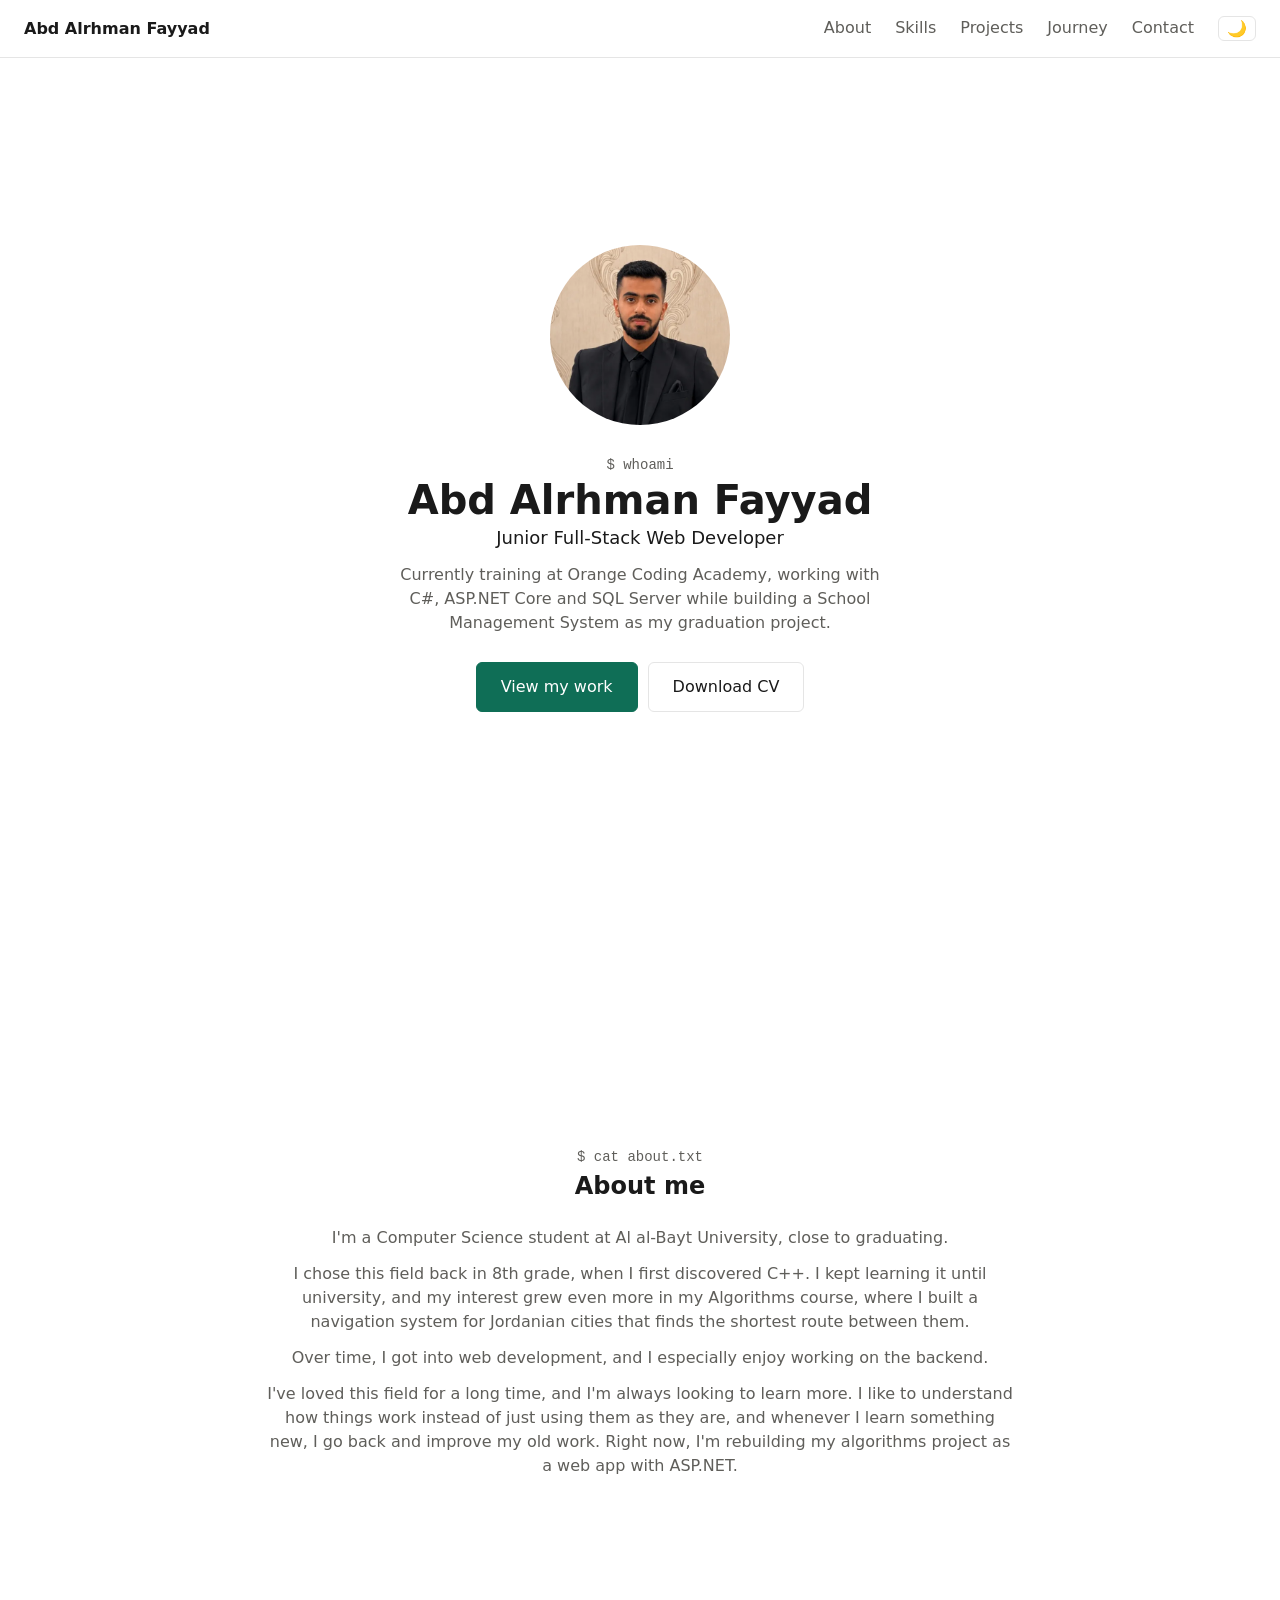
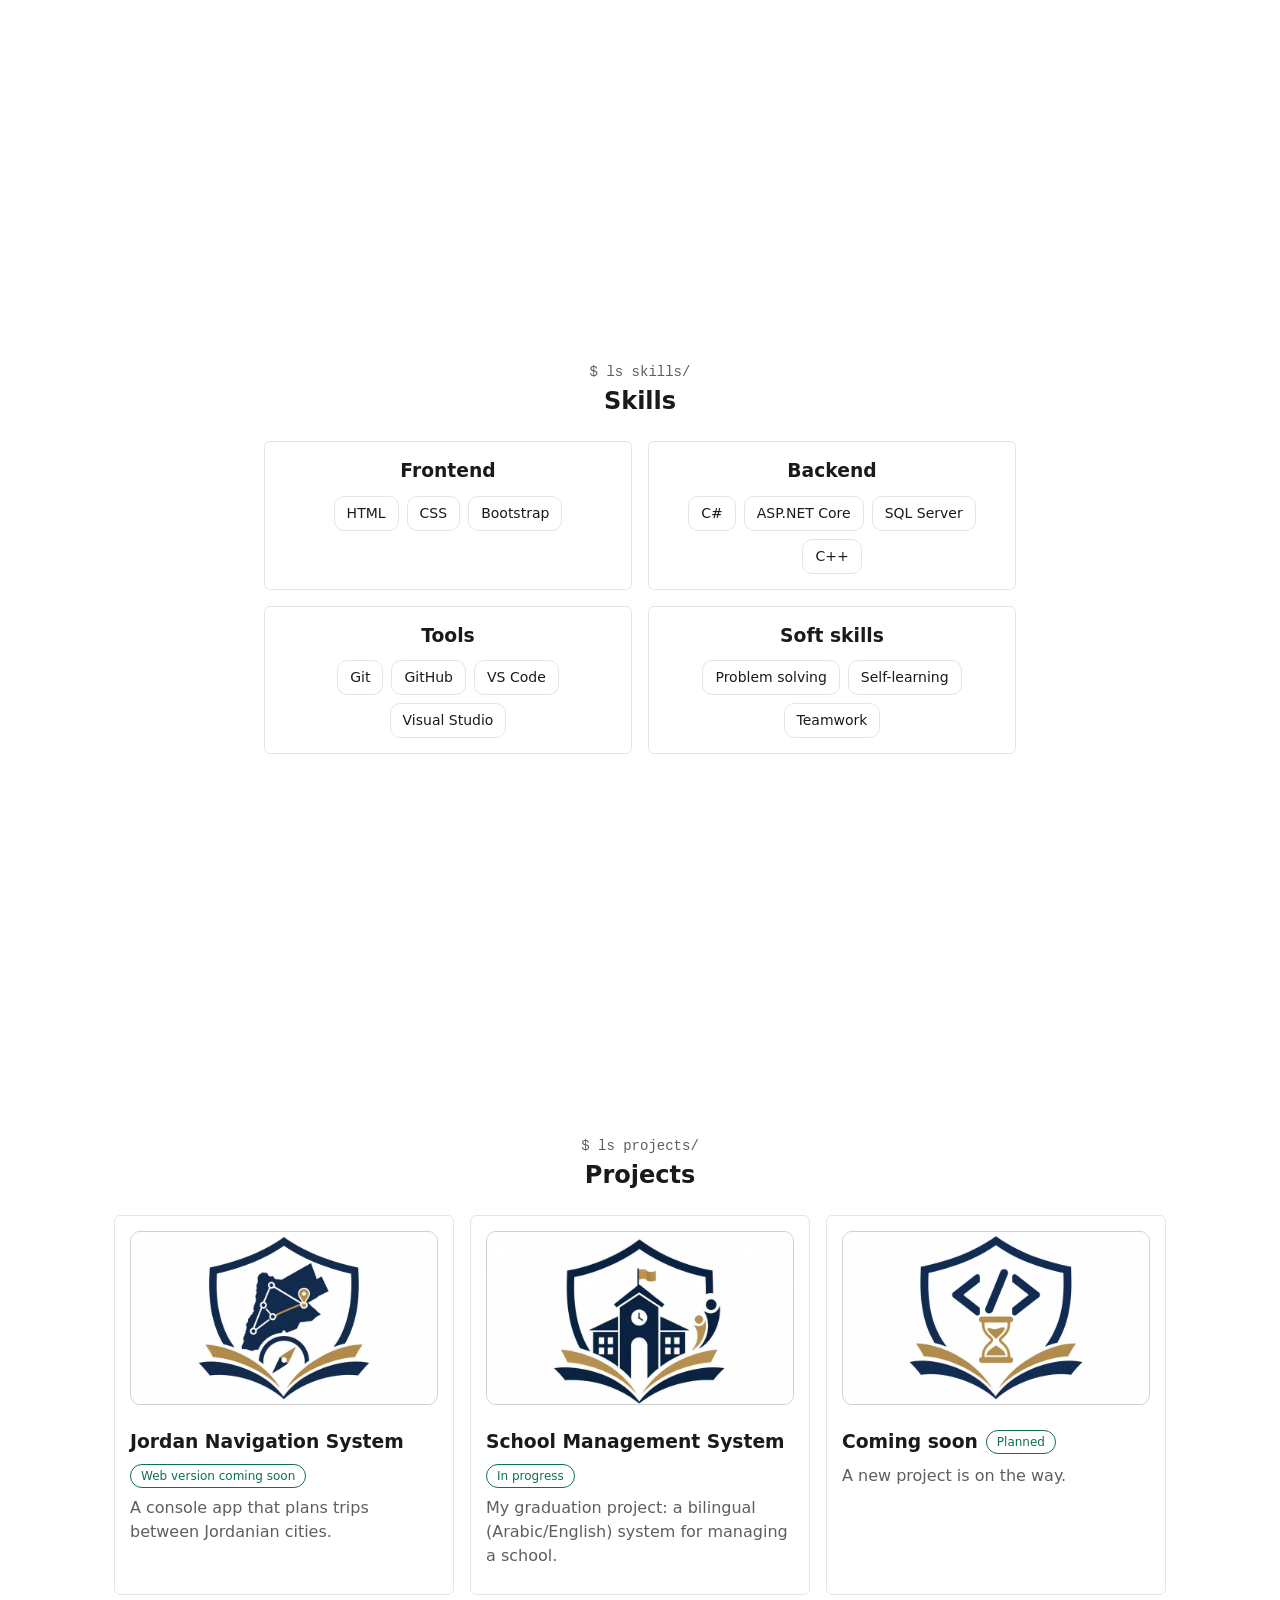
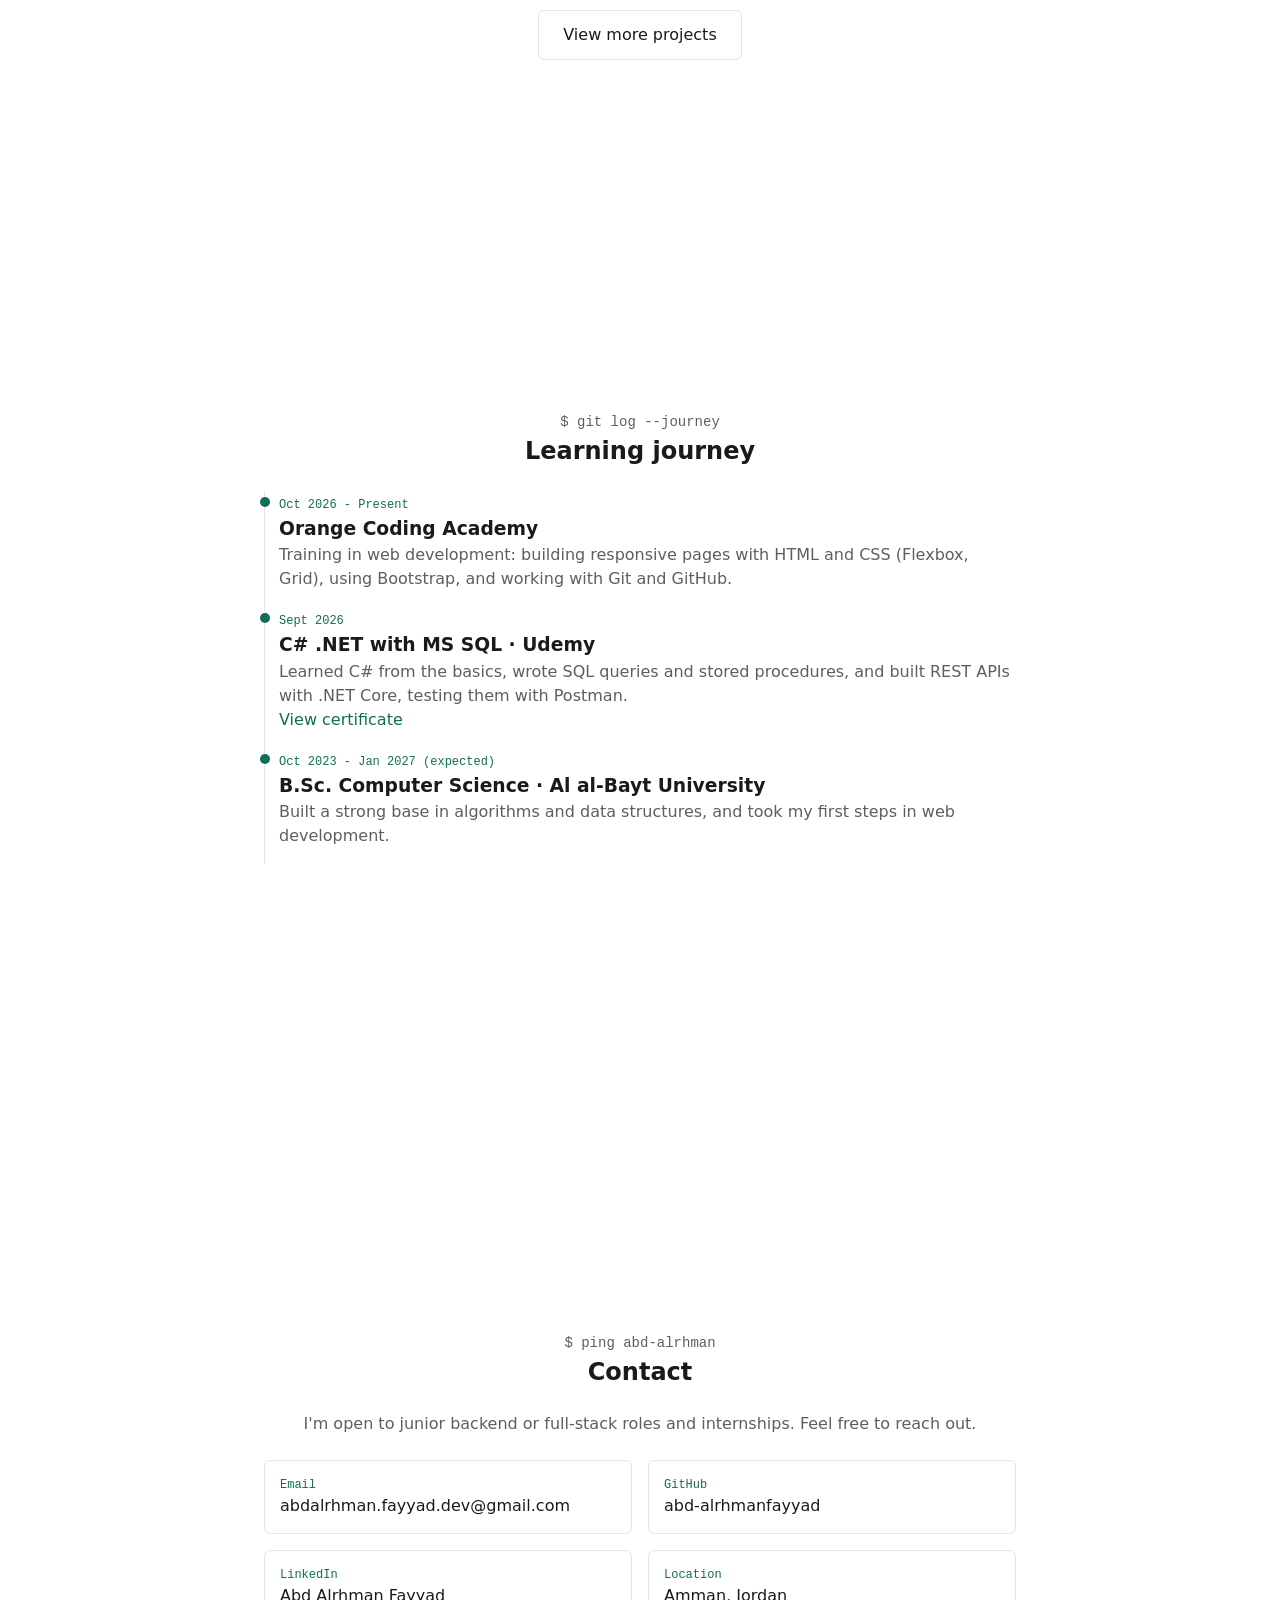
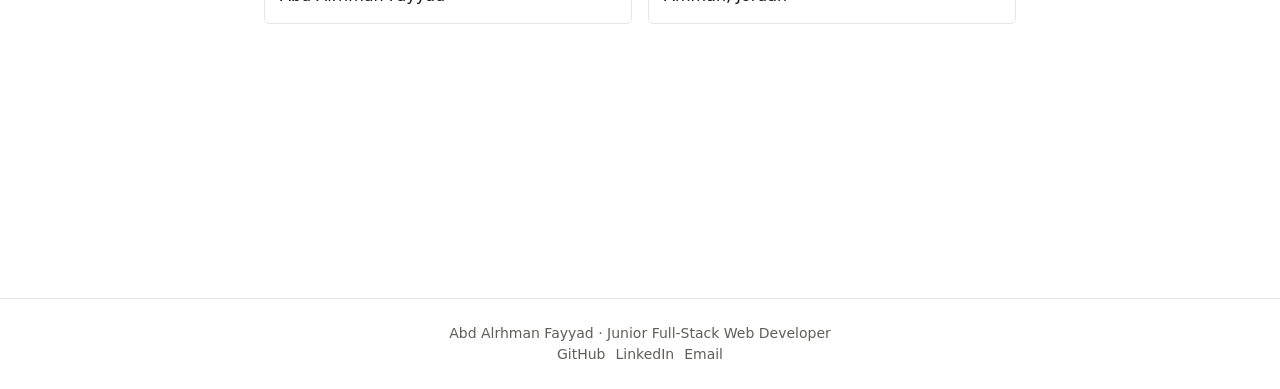
<file: index.html>
<!DOCTYPE html>
<html lang="en">

<head>
    <meta charset="UTF-8">
    <meta name="viewport" content="width=device-width, initial-scale=1.0">
    <meta name="description" content="Abd Alrhman Fayyad - Junior web developer from Amman, Jordan">
    <title>Abd Alrhman Fayyad | Web Developer</title>
    <link rel="stylesheet" href="css/style.css">
    <script src="js/script.js" defer></script>
</head>

<body>
    <header class="navbar">
        <a href="#home" class="logo">Abd Alrhman Fayyad</a>
        <nav>
            <a href="#about">About</a>
            <a href="#skills">Skills</a>
            <a href="#projects">Projects</a>
            <a href="#journey">Journey</a>
            <a href="#contact">Contact</a>
            <button id="theme-toggle" class="theme-toggle" aria-label="Toggle dark mode">🌙</button>
        </nav>
    </header>

    <main>
        <section id="home" class="hero">
            <img src="images/profile.webp" alt="Abd Alrhman Fayyad" width="500" height="500">
            <p class="hero-label">$ whoami</p>
            <h1>Abd Alrhman Fayyad</h1>
            <p class="hero-role">Junior Full-Stack Web Developer</p>
            <p class="hero-text">
                Currently training at Orange Coding Academy, working with C#, ASP.NET Core and SQL Server
                while building a School Management System as my graduation project.
            </p>

            <div class="hero-buttons">
                <a href="#projects" class="btn btn-primary">View my work</a>
                <a href="files/Abd-Alrhman-Fayyad-CV.pdf" download class="btn btn-secondary">Download CV</a>
            </div>
        </section>

        <section id="about" class="section">
            <p class="section-label">$ cat about.txt</p>
            <h2>About me</h2>

            <div class="about-text">
                <p>
                    I'm a Computer Science student at Al al-Bayt University, close to graduating.
                </p>
                <p>
                    I chose this field back in 8th grade, when I first discovered C++. I kept learning it until
                    university, and my interest grew even more in my Algorithms course, where I built a navigation
                    system for Jordanian cities that finds the shortest route between them.
                </p>
                <p>
                    Over time, I got into web development, and I especially enjoy working on the backend.
                </p>
                <p>
                    I've loved this field for a long time, and I'm always looking to learn more. I like to understand
                    how things work instead of just using them as they are, and whenever I learn something new, I go
                    back and improve my old work. Right now, I'm rebuilding my algorithms project as a web app with
                    ASP.NET.
                </p>
            </div>
        </section>
        <section id="skills" class="section">
            <p class="section-label">$ ls skills/</p>
            <h2>Skills</h2>

            <div class="skills-grid">
                <div class="skill-group">
                    <h3>Frontend</h3>
                    <ul class="skill-list">
                        <li class="skill-tag">HTML</li>
                        <li class="skill-tag">CSS</li>
                        <li class="skill-tag">Bootstrap</li>
                    </ul>
                </div>

                <div class="skill-group">
                    <h3>Backend</h3>
                    <ul class="skill-list">
                        <li class="skill-tag">C#</li>
                        <li class="skill-tag">ASP.NET Core</li>
                        <li class="skill-tag">SQL Server</li>
                        <li class="skill-tag">C++</li>
                    </ul>
                </div>

                <div class="skill-group">
                    <h3>Tools</h3>
                    <ul class="skill-list">
                        <li class="skill-tag">Git</li>
                        <li class="skill-tag">GitHub</li>
                        <li class="skill-tag">VS Code</li>
                        <li class="skill-tag">Visual Studio</li>
                    </ul>
                </div>

                <div class="skill-group">
                    <h3>Soft skills</h3>
                    <ul class="skill-list">
                        <li class="skill-tag">Problem solving</li>
                        <li class="skill-tag">Self-learning</li>
                        <li class="skill-tag">Teamwork</li>
                    </ul>
                </div>
            </div>
        </section>
        <section id="projects" class="section section-wide">
            <p class="section-label">$ ls projects/</p>
            <h2>Projects</h2>

            <div class="projects-grid">

                <article class="flip-card">
                    <div class="flip-inner">


                        <div class="flip-front">
                            <img src="images/jordan-nav-logo.webp" alt="Jordan Navigation System logo" width="800"
                                height="450" class="project-img">

                            <div class="project-header">
                                <h3>Jordan Navigation System</h3>
                                <span class="project-status">Web version coming soon</span>
                            </div>
                            <p class="project-desc">A console app that plans trips between Jordanian cities.</p>
                        </div>

                        <div class="flip-back">
                            <h3>Jordan Navigation System</h3>

                            <p class="project-detail">
                                <strong>Problem:</strong> Hard to know the best order to visit several places.
                            </p>

                            <p class="project-detail">
                                <strong>Solution:</strong> Uses Dijkstra's algorithm with a greedy approach to plan the
                                route.
                            </p>

                            <ul class="skill-list">
                                <li class="skill-tag">C++</li>
                                <li class="skill-tag">Dijkstra's algorithm</li>
                                <li class="skill-tag">Greedy algorithm</li>
                            </ul>

                            <div class="project-links">
                                <a href="https://github.com/abd-alrhmanfayyad" target="_blank" rel="noopener">GitHub</a>
                            </div>
                        </div>

                    </div>
                </article>



                <article class="flip-card">
                    <div class="flip-inner">


                        <div class="flip-front">
                            <img src="images/sms.webp" alt="School Management System logo" width="800" height="450"
                                class="project-img">
                            <div class="project-header">
                                <h3>School Management System</h3>
                                <span class="project-status">In progress</span>
                            </div>
                            <p class="project-desc">My graduation project: a bilingual (Arabic/English) system for
                                managing a school.</p>

                        </div>

                        <div class="flip-back">
                            <h3>School Management System</h3>
                            <p class="project-detail">
                                <strong>Problem:</strong> Schools track students, grades, and attendance on paper and
                                scattered files.
                            </p>
                            <p class="project-detail">
                                <strong>Solution:</strong> A role-based system for the whole school. I'm building the
                                backend API.
                            </p>
                            <ul class="skill-list">
                                <li class="skill-tag">C#</li>
                                <li class="skill-tag">ASP.NET Core Web API</li>
                                <li class="skill-tag">EF Core</li>
                                <li class="skill-tag">SQL Server</li>
                                <li class="skill-tag">JWT</li>
                            </ul>
                            <div class="project-links">
                                <a href="https://github.com/abd-alrhmanfayyad" target="_blank" rel="noopener">GitHub</a>
                            </div>
                        </div>
                    </div>
                </article>
                <article class="flip-card">
                    <div class="flip-inner">
                        <div class="flip-front">
                            <img src="images/coming-soon.webp" alt="Coming soon project" width="800" height="450"
                                class="project-img">
                            <div class="project-header">
                                <h3>Coming soon</h3>
                                <span class="project-status">Planned</span>
                            </div>
                            <p class="project-desc">A new project is on the way.</p>
                        </div>

                        <div class="flip-back">
                            <h3>Coming soon</h3>
                            <p class="project-detail">Currently in the works. Stay tuned!</p>
                        </div>
                    </div>
                </article>
            </div>
            <a href="projects.html" class="btn btn-secondary view-all">View more projects</a>

        </section>

        <section id="journey" class="section">
            <p class="section-label">$ git log --journey</p>
            <h2>Learning journey</h2>

            <ol class="timeline">
                <li class="timeline-item">
                    <span class="timeline-date">Oct 2026 - Present</span>
                    <h3>Orange Coding Academy</h3>
                    <p class="timeline-text">
                        Training in web development: building responsive pages with HTML and CSS (Flexbox, Grid),
                        using Bootstrap, and working with Git and GitHub.
                    </p>
                </li>

                <li class="timeline-item">
                    <span class="timeline-date">Sept 2026</span>
                    <h3>C# .NET with MS SQL · Udemy</h3>
                    <p class="timeline-text">
                        Learned C# from the basics, wrote SQL queries and stored procedures, and built REST APIs
                        with .NET Core, testing them with Postman.
                    </p>
                    <a href="https://ude.my/UC-5abf0ef8-acdc-46ec-a438-99273005c6e5" target="_blank" rel="noopener"
                        class="timeline-link">View certificate</a>
                </li>

                <li class="timeline-item">
                    <span class="timeline-date">Oct 2023 - Jan 2027 (expected)</span>
                    <h3>B.Sc. Computer Science · Al al-Bayt University</h3>
                    <p class="timeline-text">
                        Built a strong base in algorithms and data structures, and took my first steps in web
                        development.
                    </p>
                </li>
            </ol>
        </section>
        <section id="contact" class="section">
            <p class="section-label">$ ping abd-alrhman</p>
            <h2>Contact</h2>
            <p class="contact-intro">
                I'm open to junior backend or full-stack roles and internships. Feel free to reach out.
            </p>

            <address class="contact-grid">
                <a href="mailto:abdalrhman.fayyad.dev@gmail.com" class="contact-card">
                    <span class="contact-label">Email</span>
                    <span class="contact-value">abdalrhman.fayyad.dev@gmail.com</span>
                </a>
                <a href="https://github.com/abd-alrhmanfayyad" target="_blank" rel="noopener" class="contact-card">
                    <span class="contact-label">GitHub</span>
                    <span class="contact-value">abd-alrhmanfayyad</span>
                </a>
                <a href="https://www.linkedin.com/in/abd-al-rhman-fayyad-78a7312b5" target="_blank" rel="noopener"
                    class="contact-card">
                    <span class="contact-label">LinkedIn</span>
                    <span class="contact-value">Abd Alrhman Fayyad</span>
                </a>
                <div class="contact-card">
                    <span class="contact-label">Location</span>
                    <span class="contact-value">Amman, Jordan</span>
                </div>
            </address>
        </section>
    </main>

    <footer>
        <p>Abd Alrhman Fayyad · Junior Full-Stack Web Developer</p>
        <div class="footer-links">
            <a href="https://github.com/abd-alrhmanfayyad" target="_blank" rel="noopener">GitHub</a>
            <a href="https://www.linkedin.com/in/abd-al-rhman-fayyad-78a7312b5" target="_blank"
                rel="noopener">LinkedIn</a>
            <a href="mailto:abdalrhman.fayyad.dev@gmail.com">Email</a>
        </div>
    </footer>
</body>

</html>
</file>
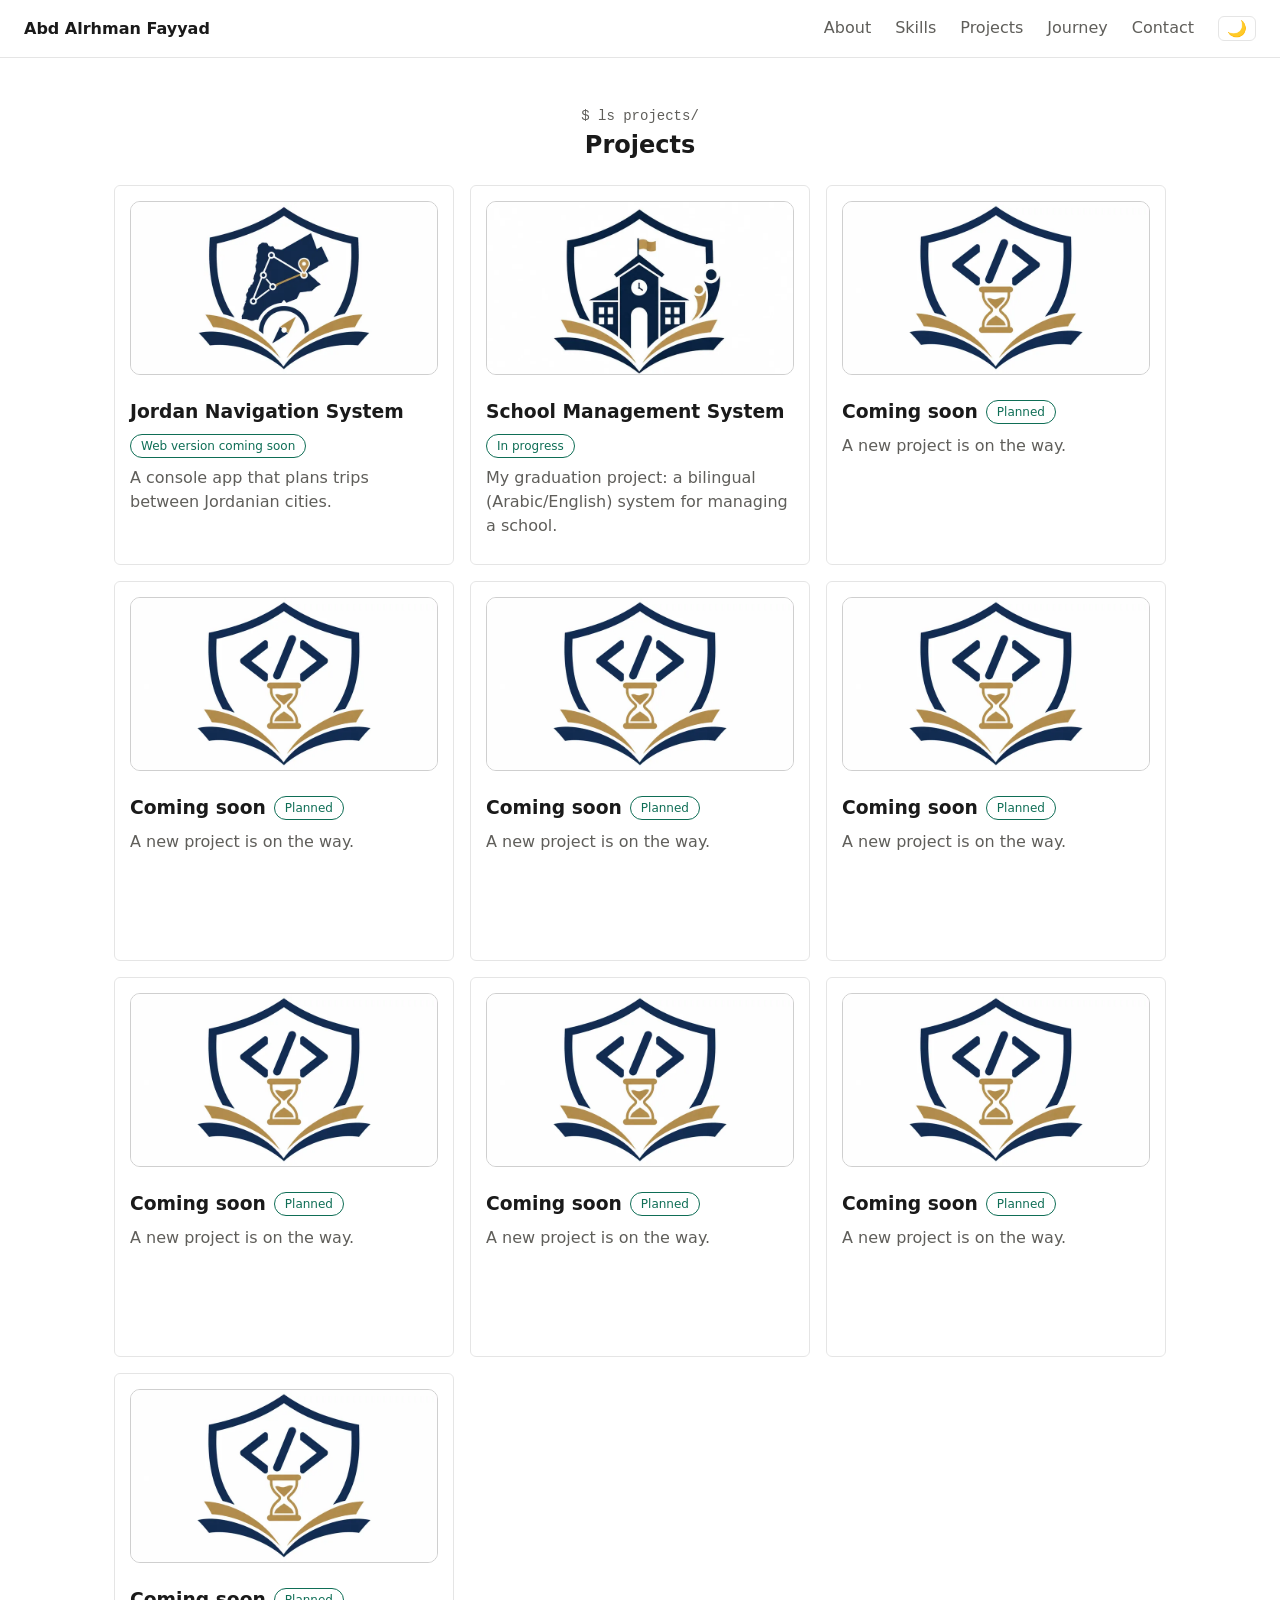
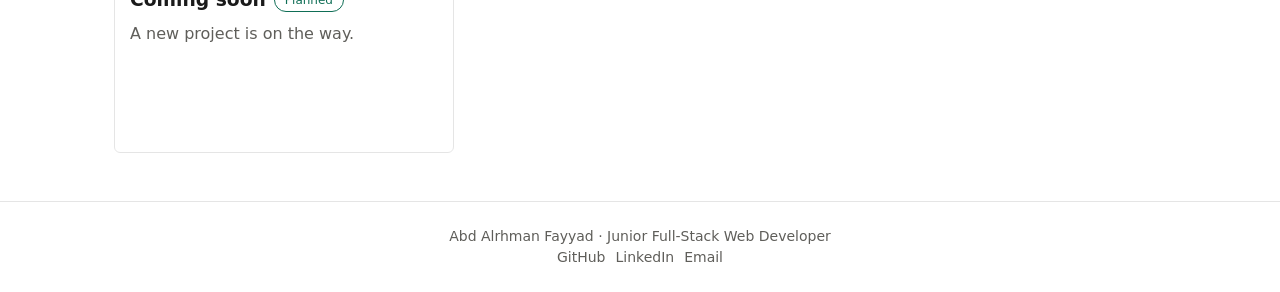
<file: projects.html>
<!DOCTYPE html>
<html lang="en">

<head>
    <meta charset="UTF-8">
    <meta name="viewport" content="width=device-width, initial-scale=1.0">
    <meta name="description" content="Abd Alrhman Fayyad - Junior web developer from Amman, Jordan">
    <title>Projects | Abd Alrhman Fayyad</title>
    <link rel="stylesheet" href="css/style.css">
    <script src="js/script.js" defer></script>
</head>

<body>
    <header class="navbar">
        <a href="index.html#home" class="logo">Abd Alrhman Fayyad</a>
        <nav>
            <a href="index.html#about">About</a>
            <a href="index.html#skills">Skills</a>
            <a href="#projects">Projects</a>
            <a href="index.html#journey">Journey</a>
            <a href="index.html#contact">Contact</a>
            <button id="theme-toggle" class="theme-toggle" aria-label="Toggle dark mode">🌙</button>
        </nav>
    </header>

    <main>
        <section id="projects" class="section section-wide">
            <p class="section-label">$ ls projects/</p>
            <h2>Projects</h2>

            <div class="projects-grid">

                <article class="flip-card">
                    <div class="flip-inner">


                        <div class="flip-front">
                            <img src="images/jordan-nav-logo.webp" alt="Jordan Navigation System logo" width="800"
                                height="450" class="project-img">

                            <div class="project-header">
                                <h3>Jordan Navigation System</h3>
                                <span class="project-status">Web version coming soon</span>
                            </div>
                            <p class="project-desc">A console app that plans trips between Jordanian cities.</p>
                        </div>

                        <div class="flip-back">
                            <h3>Jordan Navigation System</h3>

                            <p class="project-detail">
                                <strong>Problem:</strong> Hard to know the best order to visit several places.
                            </p>

                            <p class="project-detail">
                                <strong>Solution:</strong> Uses Dijkstra's algorithm with a greedy approach to plan the
                                route.
                            </p>

                            <ul class="skill-list">
                                <li class="skill-tag">C++</li>
                                <li class="skill-tag">Dijkstra's algorithm</li>
                                <li class="skill-tag">Greedy algorithm</li>
                            </ul>

                            <div class="project-links">
                                <a href="https://github.com/abd-alrhmanfayyad" target="_blank" rel="noopener">GitHub</a>
                            </div>
                        </div>

                    </div>
                </article>



                <article class="flip-card">
                    <div class="flip-inner">


                        <div class="flip-front">
                            <img src="images/sms.webp" alt="School Management System logo" width="800" height="450"
                                class="project-img">
                            <div class="project-header">
                                <h3>School Management System</h3>
                                <span class="project-status">In progress</span>
                            </div>
                            <p class="project-desc">My graduation project: a bilingual (Arabic/English) system for
                                managing a
                                school.</p>

                        </div>

                        <div class="flip-back">
                            <h3>School Management System</h3>
                            <p class="project-detail">
                                <strong>Problem:</strong> Schools track students, grades, and attendance on paper and
                                scattered files.
                            </p>
                            <p class="project-detail">
                                <strong>Solution:</strong> A role-based system for the whole school. I'm building the
                                backend API.
                            </p>
                            <ul class="skill-list">
                                <li class="skill-tag">C#</li>
                                <li class="skill-tag">ASP.NET Core Web API</li>
                                <li class="skill-tag">EF Core</li>
                                <li class="skill-tag">SQL Server</li>
                                <li class="skill-tag">JWT</li>
                            </ul>
                            <div class="project-links">
                                <a href="https://github.com/abd-alrhmanfayyad" target="_blank" rel="noopener">GitHub</a>
                            </div>
                        </div>

                    </div>
                </article>

                <article class="flip-card">
                    <div class="flip-inner">
                        <div class="flip-front">
                            <img src="images/coming-soon.webp" alt="Coming soon project" width="800" height="450"
                                class="project-img">
                            <div class="project-header">
                                <h3>Coming soon</h3>
                                <span class="project-status">Planned</span>
                            </div>
                            <p class="project-desc">A new project is on the way.</p>
                        </div>

                        <div class="flip-back">
                            <h3>Coming soon</h3>
                            <p class="project-detail">Currently in the works. Stay tuned!</p>
                        </div>
                    </div>
                </article>
                <article class="flip-card">
                    <div class="flip-inner">
                        <div class="flip-front">
                            <img src="images/coming-soon.webp" alt="Coming soon project" width="800" height="450"
                                class="project-img">
                            <div class="project-header">
                                <h3>Coming soon</h3>
                                <span class="project-status">Planned</span>
                            </div>
                            <p class="project-desc">A new project is on the way.</p>
                        </div>

                        <div class="flip-back">
                            <h3>Coming soon</h3>
                            <p class="project-detail">Currently in the works. Stay tuned!</p>
                        </div>
                    </div>
                </article>

                <article class="flip-card">
                    <div class="flip-inner">
                        <div class="flip-front">
                            <img src="images/coming-soon.webp" alt="Coming soon project" width="800" height="450"
                                class="project-img">
                            <div class="project-header">
                                <h3>Coming soon</h3>
                                <span class="project-status">Planned</span>
                            </div>
                            <p class="project-desc">A new project is on the way.</p>
                        </div>

                        <div class="flip-back">
                            <h3>Coming soon</h3>
                            <p class="project-detail">Currently in the works. Stay tuned!</p>
                        </div>
                    </div>
                </article>

                <article class="flip-card">
                    <div class="flip-inner">
                        <div class="flip-front">
                            <img src="images/coming-soon.webp" alt="Coming soon project" width="800" height="450"
                                class="project-img">
                            <div class="project-header">
                                <h3>Coming soon</h3>
                                <span class="project-status">Planned</span>
                            </div>
                            <p class="project-desc">A new project is on the way.</p>
                        </div>

                        <div class="flip-back">
                            <h3>Coming soon</h3>
                            <p class="project-detail">Currently in the works. Stay tuned!</p>
                        </div>
                    </div>
                </article>

                <article class="flip-card">
                    <div class="flip-inner">
                        <div class="flip-front">
                            <img src="images/coming-soon.webp" alt="Coming soon project" width="800" height="450"
                                class="project-img">
                            <div class="project-header">
                                <h3>Coming soon</h3>
                                <span class="project-status">Planned</span>
                            </div>
                            <p class="project-desc">A new project is on the way.</p>
                        </div>

                        <div class="flip-back">
                            <h3>Coming soon</h3>
                            <p class="project-detail">Currently in the works. Stay tuned!</p>
                        </div>
                    </div>
                </article>

                <article class="flip-card">
                    <div class="flip-inner">
                        <div class="flip-front">
                            <img src="images/coming-soon.webp" alt="Coming soon project" width="800" height="450"
                                class="project-img">
                            <div class="project-header">
                                <h3>Coming soon</h3>
                                <span class="project-status">Planned</span>
                            </div>
                            <p class="project-desc">A new project is on the way.</p>
                        </div>

                        <div class="flip-back">
                            <h3>Coming soon</h3>
                            <p class="project-detail">Currently in the works. Stay tuned!</p>
                        </div>
                    </div>
                </article>

                <article class="flip-card">
                    <div class="flip-inner">
                        <div class="flip-front">
                            <img src="images/coming-soon.webp" alt="Coming soon project" width="800" height="450"
                                class="project-img">
                            <div class="project-header">
                                <h3>Coming soon</h3>
                                <span class="project-status">Planned</span>
                            </div>
                            <p class="project-desc">A new project is on the way.</p>
                        </div>

                        <div class="flip-back">
                            <h3>Coming soon</h3>
                            <p class="project-detail">Currently in the works. Stay tuned!</p>
                        </div>
                    </div>
                </article>
                

                <article class="flip-card">
                    <div class="flip-inner">
                        <div class="flip-front">
                            <img src="images/coming-soon.webp" alt="Coming soon project" width="800" height="450"
                                class="project-img">
                            <div class="project-header">
                                <h3>Coming soon</h3>
                                <span class="project-status">Planned</span>
                            </div>
                            <p class="project-desc">A new project is on the way.</p>
                        </div>

                        <div class="flip-back">
                            <h3>Coming soon</h3>
                            <p class="project-detail">Currently in the works. Stay tuned!</p>
                        </div>
                    </div>
                </article>


            </div>
        </section>

    </main>

    <footer>
        <p>Abd Alrhman Fayyad · Junior Full-Stack Web Developer</p>
        <div class="footer-links">
            <a href="https://github.com/abd-alrhmanfayyad" target="_blank" rel="noopener">GitHub</a>
            <a href="https://www.linkedin.com/in/abd-al-rhman-fayyad-78a7312b5" target="_blank"
                rel="noopener">LinkedIn</a>
            <a href="mailto:abdalrhman.fayyad.dev@gmail.com">Email</a>
        </div>
    </footer>
</body>

</html>
</file>
<file: css/style.css>
* {
    margin: 0;
    padding: 0;
    box-sizing: border-box;

}

:root {
    --bg: #ffffff;
    --text: #1a1a1a;
    --text-muted: #5f5e5a;
    --accent: #0f6e56;
    --border: #e5e5e5;
    --border-strong: #cfcfcf;
}

[data-theme="dark"] {
    --bg: #121212;
    --text: #e8e8e6;
    --text-muted: #a8a8a3;
    --accent: #5dcaa5;
    --border: #2e2e2e;
    --border-strong: #3a3a3a;
}

[data-theme="dark"] .btn-primary {
    color: #0b0b0b;
}

body {
    transition: background-color 300ms, color 300ms;
}

.theme-toggle {
    background: none;
    border: 1px solid var(--border);
    border-radius: 6px;
    padding: 2px 8px;
    font-size: 16px;
    cursor: pointer;
}

.theme-toggle:hover {
    border-color: var(--accent);
}

html {
    scroll-behavior: smooth;
    scroll-padding-top: 124px;
}

body {
    background-color: var(--bg);
    font-family: system-ui, -apple-system, BlinkMacSystemFont, 'Segoe UI', Roboto, Oxygen, Ubuntu, Cantarell, 'Open Sans', 'Helvetica Neue', sans-serif;
    color: var(--text);
    line-height: 1.5;

}


img {
    max-width: 100%;
    height: auto;

}

.navbar {
    padding: 16px 24px;
    display: flex;
    flex-direction: column;
    gap: 8px;
    border-bottom: solid 1px var(--border);
    position: sticky;
    top: 0;
    background-color: var(--bg);
    align-items: center;
    z-index: 10;

}

nav {
    display: flex;
    gap: 8px 16px;
    flex-wrap: wrap;
    justify-content: center;

}

nav a {
    text-decoration: none;
    color: var(--text-muted);
    transition: 300ms;

}

nav a:hover {

    color: var(--accent);
}

.logo {
    color: var(--text);
    text-decoration: none;
    font-weight: 600;
}

.hero {
    text-align: center;
    padding: 48px 24px;
}

.hero img {
    width: 180px;
    border-radius: 50%;
    margin-bottom: 30px;
}

.hero-label,
.section-label {
    font-family: monospace;
    font-size: 14px;
    color: var(--text-muted);
}

.hero h1 {
    font-size: 28px;
    line-height: 1.2;
}

.hero-role {
    font-size: 18px;

}

.hero-text {
    color: var(--text-muted);
    max-width: 500px;
    margin: 12px auto;
}

.hero-buttons {
    display: flex;
    margin-top: 15px;
    justify-content: center;
    gap: 10px;

}

.btn {
    padding: 12px 24px;
    border-radius: 6px;
    text-decoration: none;
    transition: 300ms;
}

.btn-primary {
    background-color: var(--accent);
    color: white;
    border: 1px solid var(--accent);

}

.btn-primary:hover {
    opacity: 0.85;
}

.btn-secondary {
    background-color: transparent;
    color: var(--text);
    border: 1px solid var(--border);
}

.btn-secondary:hover {
    border: 1px solid var(--accent);
}

.section {

    padding: 48px 24px;
    max-width: 800px;
    text-align: center;
    margin: 0 auto;
}


.section-wide {
    max-width: 1100px;
}

.section h2 {
    font-size: 24px;
    margin-bottom: 22px;
}

.about-text p {
    color: var(--text-muted);
    margin-bottom: 12px;

}

.skills-grid {
    display: grid;
    grid-template-columns: 1fr;
    gap: 16px;
}

.skill-group {
    border: 1px solid var(--border);
    border-radius: 6px;


    transition: 300ms;
    padding: 15px;

}

.skill-tag {
    padding: 6px 12px;
    border: 1px solid var(--border);
    border-radius: 10px;
    font-size: 14px;

}

.skill-list {
    list-style-type: none;
    display: flex;
    flex-wrap: wrap;
    gap: 8px;
    justify-content: center;
}

.skill-group h3 {
    margin-bottom: 10px;
}

.skill-group:hover {
    border: 1px solid var(--accent);
    box-shadow: 0 0 0 1px var(--accent);
}

.projects-grid {
    display: grid;
    grid-template-columns: repeat(auto-fill, minmax(min(280px, 100%), 340px));
    gap: 16px;
    justify-content: center;
}

.project-header {
    display: flex;
    flex-wrap: wrap;
    align-items: center;
    gap: 8px;
    margin-bottom: 8px;
}

.project-card {
    border: 1px solid var(--border);
    border-radius: 6px;
    transition: 300ms;
    padding: 15px;
    text-align: left;
}

.project-card:hover,
a.contact-card:hover {
    transform: translateY(-4px);
    border-color: var(--accent);
}

.project-status {
    font-size: 12px;
    padding: 2px 10px;
    color: var(--accent);
    border: 1px solid var(--accent);
    border-radius: 100px;
}

.project-desc,
.project-detail {
    color: var(--text-muted);
    margin-bottom: 8px;


}

.project-detail strong {

    color: var(--text);
}

.project-links a {
    color: var(--accent);
    text-decoration: none;
    font-weight: 600;

}

.view-all {
    display: inline-block;
    margin-top: 15px;
}

.project-links a:hover,
.timeline-link:hover {
    text-decoration: underline;
}

.project-card .skill-list {
    justify-content: flex-start;
    margin: 12px 0;
}

.project-img {
    width: 100%;
    margin-bottom: 16px;
    border-radius: 10px;
    border: 1px solid var(--border-strong);
}


.flip-card {
    perspective: 1000px;
    height: 380px;
}

.flip-inner {
    position: relative;
    width: 100%;
    height: 100%;
    transition: transform 600ms;
    transform-style: preserve-3d;
}

.flip-card:hover .flip-inner {
    transform: rotateY(180deg);
}

.flip-front,
.flip-back {
    position: absolute;
    inset: 0;
    backface-visibility: hidden;
    -webkit-backface-visibility: hidden;
    background-color: var(--bg);
    border: 1px solid var(--border);
    border-radius: 6px;
    padding: 15px;
    text-align: left;
    overflow: hidden;
}

.flip-back {
    transform: rotateY(180deg);
    border-color: var(--accent);
}

.flip-back h3 {
    margin-bottom: 12px;
}

.flip-back .skill-list {
    justify-content: flex-start;
    margin: 12px 0;
}

.timeline {
    list-style: none;
    text-align: left;
    border-left: 1px solid var(--border);
    padding-left: 14px;
}

.timeline-item {
    margin-bottom: 16px;
    position: relative;
}

.timeline-item::before {
    content: "";
    position: absolute;
    top: 6px;
    left: -19px;
    width: 10px;
    height: 10px;
    background-color: var(--accent);
    border-radius: 50%;
}

.timeline-date,
.contact-label {
    font-size: 12px;
    font-family: monospace;
    color: var(--accent);
}


.timeline-text {
    color: var(--text-muted);
}

.timeline-link {
    text-decoration: none;
    color: var(--accent);
}

.contact-intro {
    color: var(--text-muted);
    margin-bottom: 24px
}

address {
    font-style: normal;
}


.contact-grid {
    display: grid;
    grid-template-columns: 1fr;
    gap: 16px;
}

.contact-card {
    border: 1px solid var(--border);
    border-radius: 6px;
    transition: 300ms;
    padding: 15px;
    text-align: left;
    display: flex;
    flex-direction: column;
    text-decoration: none;
    color: var(--text);
}

.contact-value {
    overflow-wrap: anywhere;
}

footer {
    border-top: solid 1px var(--border);
    text-align: center;
    color: var(--text-muted);
    font-size: 14px;
    padding: 24px;
}

.footer-links {
    display: flex;
    justify-content: center;
    gap: 10px;


}

.footer-links a {

    text-decoration: none;
    color: var(--text-muted);
    transition: 300ms;

}

.footer-links a:hover {
    color: var(--accent);
    font-weight: 600;
}




@media (min-width: 768px) {
    html {
        scroll-padding-top: 60px;
    }

    nav {
        gap: 24px;
    }

    .navbar {
        flex-direction: row;
        justify-content: space-between;
    }

    .hero h1 {
        font-size: 40px;

    }

    .skills-grid,
    .contact-grid {

        grid-template-columns: 1fr 1fr;
    }

    .hero,
    .section {
        min-height: calc(100vh - 60px);
        display: flex;
        flex-direction: column;
        justify-content: center;
    }

    .hero img,
    .view-all {
        align-self: center;
    }
}
</file>
